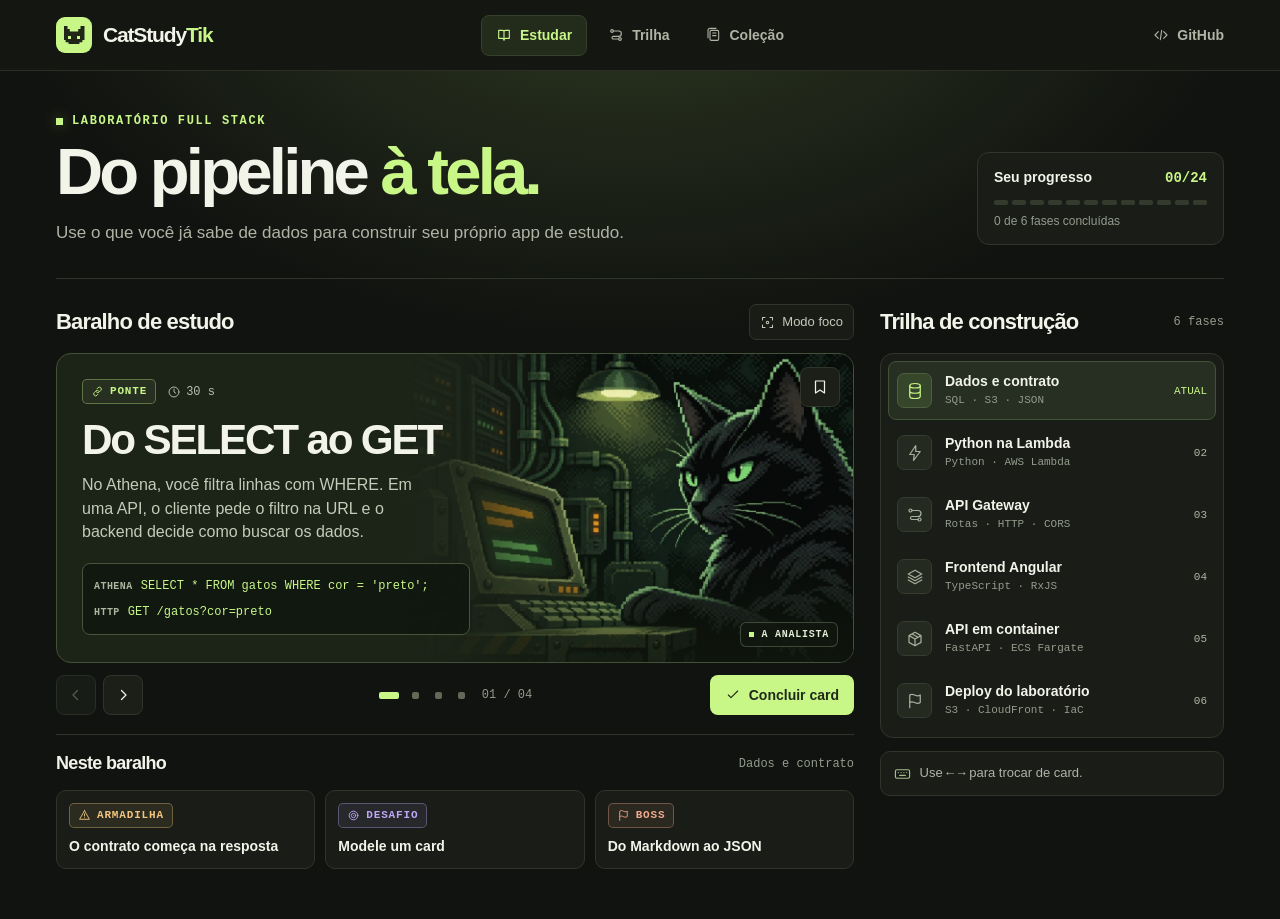
<file: mockup.html>
<!doctype html>
<html lang="pt-BR">
<head>
  <meta charset="utf-8">
  <meta name="viewport" content="width=device-width, initial-scale=1">
  <meta name="theme-color" content="#111310">
  <meta name="description" content="CatStudyTik, uma trilha prática de engenharia de dados para full stack.">
  <title>CatStudyTik · Do pipeline à tela</title>
  <style>:root {
  color-scheme: dark;
  --bg: #111310;
  --panel: #191c17;
  --surface: #1e211a;
  --line: #30352b;
  --text: #f2f3e9;
  --muted: #afb4a5;
  --subtle: #949b8b;
  --green: #c8f788;
  --mono: 'SFMono-Regular', Consolas, 'Liberation Mono', monospace;
  font: 16px/1.5 'Inter', -apple-system, BlinkMacSystemFont, 'Segoe UI', sans-serif;
  background: var(--bg);
  color: var(--text);
}
*, *::before, *::after { box-sizing: border-box; }
body { margin: 0; min-width: 320px; }
body::before {
  content: ''; position: absolute; inset: 70px 0 auto; height: 280px;
  background: radial-gradient(ellipse at 49% -55%, #303c23 0%, transparent 68%);
  pointer-events: none;
}
button, a { -webkit-tap-highlight-color: transparent; }
button { font: inherit; color: inherit; cursor: pointer; }
a { color: inherit; text-decoration: none; }
button:disabled { cursor: default; }
:focus-visible { outline: 2px solid var(--green); outline-offset: 4px; }
[hidden] { display: none !important; }
h1, h2, h3, p { margin: 0; }
svg { width: 18px; height: 18px; flex: 0 0 auto; }
.topbar { position: relative; z-index: 1; border-bottom: 1px solid #2a2e25; background: #141611; }
.top-inner, .shell { width: min(1280px, calc(100% - 112px)); margin-inline: auto; }
.top-inner { display: grid; grid-template-columns: 1fr auto 1fr; align-items: center; gap: 24px; height: 70px; }
.brand { justify-self: start; display: flex; align-items: center; gap: 11px; font-size: 21px; font-weight: 760; letter-spacing: -.055em; }
.brand strong { color: var(--green); font-weight: inherit; }
.mark { display: grid; place-items: center; width: 36px; height: 36px; background: var(--green); border-radius: 9px; }
.mark span { width: 21px; height: 18px; position: relative; background: #202718; clip-path: polygon(0 0, 19% 0, 19% 16%, 30% 16%, 30% 31%, 70% 31%, 70% 16%, 81% 16%, 81% 0, 100% 0, 100% 78%, 90% 78%, 90% 90%, 76% 90%, 76% 100%, 24% 100%, 24% 90%, 10% 90%, 10% 78%, 0 78%); }
.mark span::before, .mark span::after { content: ''; top: 55%; position: absolute; width: 3px; height: 3px; background: var(--green); }
.mark span::before { left: 23%; }
.mark span::after { right: 23%; }
.nav { display: flex; align-items: center; gap: 6px; }
.nav a { display: flex; align-items: center; gap: 8px; color: var(--muted); padding: 9px 14px; font-size: 14px; border: 1px solid transparent; border-radius: 8px; font-weight: 620; }
.nav a[aria-current] { color: var(--green); background: #232b1b; border-color: #35412a; }
.nav a:hover, .repo:hover { color: var(--text); }
.nav svg, .repo svg { width: 16px; height: 16px; }
.repo { justify-self: end; display: inline-flex; gap: 8px; align-items: center; color: var(--muted); font-size: 14px; font-weight: 640; }
.shell { position: relative; padding: 41px 0 50px; }
.intro { display: flex; justify-content: space-between; align-items: end; gap: 24px; padding-bottom: 33px; border-bottom: 1px solid var(--line); }
.eyebrow { display: flex; align-items: center; gap: 9px; color: var(--green); font: 600 12px/1.5 var(--mono); letter-spacing: .135em; text-transform: uppercase; margin-bottom: 9px; }
.eyebrow::before { content: ''; background: currentColor; width: 7px; height: 7px; display: inline-block; box-shadow: 0 0 13px #aade5770; }
h1 { font-size: clamp(2.65rem, 5.1vw, 4.65rem); line-height: 1.02; font-weight: 775; letter-spacing: -.058em; }
.intro h1 span { color: var(--green); }
.intro p { margin-top: 14px; color: var(--muted); font-size: 17px; }
.progress { width: 247px; flex: 0 0 auto; border: 1px solid var(--line); border-radius: 12px; background: #1a1d17; padding: 14px 16px; }
.progress-head { display: flex; align-items: center; justify-content: space-between; gap: 8px; font-weight: 650; font-size: 14px; }
.progress-head span:last-child { color: var(--green); font: 650 14px var(--mono); }
.meter { display: grid; grid-template-columns: repeat(12, 1fr); gap: 4px; margin-top: 12px; }
.meter i { display: block; height: 5px; border-radius: 2px; background: #353b2c; }
.meter .part { background: linear-gradient(90deg, var(--green) 50%, #353b2c 50%); }
.meter .filled { background: var(--green); }
.progress small { margin-top: 7px; display: block; color: var(--subtle); font-size: 12px; }
.workspace { display: grid; grid-template-columns: minmax(0, 1fr) minmax(297px, 344px); gap: 26px; margin-top: 24px; align-items: start; }
.section-head { display: flex; align-items: center; justify-content: space-between; gap: 12px; min-height: 38px; margin-bottom: 12px; }
.section-head h2 { font-size: 22px; line-height: 1.2; letter-spacing: -.038em; }
.section-head .kicker { color: var(--subtle); font: 500 12px var(--mono); }
.quiet { display: inline-flex; gap: 7px; align-items: center; border: 1px solid var(--line); border-radius: 7px; padding: 7px 10px; background: #191c16; color: #c4c9bb; font-size: 13px; white-space: nowrap; }
.quiet:hover, .square:hover:not(:disabled) { border-color: #687658; color: var(--text); }
.quiet svg { width: 15px; height: 15px; }
.lesson { --accent: #c8f788; isolation: isolate; display: grid; grid-template-columns: minmax(0, 1.08fr) minmax(0, 1fr); border: 1px solid #435137; border-radius: 15px; overflow: hidden; position: relative; min-height: 310px; background: #1c2418; touch-action: pan-y pinch-zoom; }
.lesson[data-kind='armadilha'], .mini[data-kind='armadilha'] { --accent: #f1c581; }
.lesson[data-kind='desafio'], .mini[data-kind='desafio'] { --accent: #bfa7f5; }
.lesson[data-kind='boss'], .mini[data-kind='boss'] { --accent: #f1a88e; }
.lesson-content { position: relative; z-index: 1; padding: 25px 0 27px 25px; min-width: 0; display: flex; flex-direction: column; align-items: flex-start; }
.lesson-meta { display: flex; align-items: center; gap: 11px; flex-wrap: wrap; }
.tag { color: var(--accent); border: 1px solid color-mix(in srgb, var(--accent) 35%, transparent); background: color-mix(in srgb, var(--accent) 10%, #151a14); display: inline-flex; gap: 6px; align-items: center; padding: 4px 8px; border-radius: 5px; font: 650 11px/1.4 var(--mono); letter-spacing: .075em; text-transform: uppercase; white-space: nowrap; }
.tag svg { width: 13px; height: 13px; }
.duration { color: #b4c0ac; font: 500 12px var(--mono); white-space: nowrap; display: inline-flex; gap: 5px; align-items: center; }
.duration svg { width: 14px; height: 14px; }
.lesson h3 { margin-top: 14px; font-size: clamp(1.95rem, 3.3vw, 3rem); line-height: 1.03; letter-spacing: -.052em; text-wrap: balance; }
.lesson p { margin: 11px 0 17px; color: #c4cbb9; font-size: 16px; line-height: 1.48; max-width: 40ch; }
.example { width: 100%; margin-top: auto; padding: 9px 11px; background: #10170fed; border: 1px solid #45543a; border-radius: 8px; }
.example-line { display: grid; grid-template-columns: auto minmax(0, 1fr); gap: 8px; align-items: baseline; padding: 4px 0; }
.example-label { color: #acb7a2; font: 600 10px/1.5 var(--mono); letter-spacing: .045em; }
.example code { color: var(--accent); font: 500 12px/1.5 var(--mono); overflow-wrap: anywhere; }
.lesson-art { position: relative; min-width: 0; margin-left: -68px; }
.lesson-art img { position: absolute; inset: 0; height: 100%; width: 100%; object-fit: cover; object-position: 68% 50%; }
.lesson-art::after { position: absolute; inset: 0; content: ''; background: linear-gradient(90deg, #1c2418 0%, #1c2418d9 13%, transparent 45%), linear-gradient(0deg, #11190ebb, transparent 37%); }
.character-label { position: absolute; display: inline-flex; gap: 7px; align-items: center; bottom: 15px; right: 15px; z-index: 1; padding: 6px 8px; background: #121810db; color: #e2ecd7; border: 1px solid #7a896e6e; border-radius: 6px; font: 600 10px var(--mono); letter-spacing: .075em; text-transform: uppercase; }
.character-label i { width: 5px; height: 5px; background: var(--green); }
.bookmark { position: absolute; top: 13px; right: 13px; z-index: 3; color: #eef2e7; background: #11170fd9; border-color: #68735a; }
.bookmark[aria-pressed='true'] { color: var(--green); }
.bookmark[aria-pressed='true'] svg { fill: #c8f78843; }
.reader-controls { display: grid; grid-template-columns: 1fr auto 1fr; align-items: center; gap: 10px; padding: 12px 0 0; }
.arrows { display: flex; gap: 7px; }
.square { display: inline-grid; place-items: center; height: 40px; width: 40px; border: 1px solid var(--line); border-radius: 8px; background: #1b1f18; }
.square:disabled { color: #69715f; opacity: .78; }
.pager { display: flex; align-items: center; gap: 7px; }
.pager button { border: none; padding: 0; width: 16px; height: 32px; display: grid; place-items: center; background: transparent; }
.pager button::before { content: ''; width: 7px; height: 7px; background: #626a57; border-radius: 2px; }
.pager button[aria-current] { width: 23px; }
.pager button[aria-current]::before { width: 20px; background: var(--green); }
.pager button.is-done::before { background: #a4c77e; }
.count { color: var(--subtle); font: 500 12px var(--mono); margin-left: 5px; white-space: nowrap; }
.primary { justify-self: end; display: inline-flex; justify-content: center; align-items: center; gap: 8px; background: var(--green); border: 1px solid transparent; border-radius: 8px; color: #202818; font-size: 14px; line-height: 1.2; font-weight: 750; padding: 10px 14px; min-height: 40px; white-space: nowrap; }
.primary:hover { background: #defcae; }
.primary:disabled { opacity: .68; }
.primary svg { width: 16px; height: 16px; }
.phase-list { background: var(--panel); border: 1px solid var(--line); border-radius: 13px; padding: 7px; display: grid; gap: 3px; }
.phase { display: grid; grid-template-columns: 38px minmax(0, 1fr) auto; align-items: center; gap: 10px; width: 100%; min-height: 59px; padding: 8px; background: transparent; border: 1px solid transparent; border-radius: 8px; text-align: left; }
.phase:hover { background: #24291e; }
.phase[aria-current] { background: #262f21; border-color: #425437; }
.phase-icon { display: grid; place-items: center; width: 35px; height: 35px; background: #252a21; border: 1px solid #363c30; border-radius: 7px; color: #a6ae9d; }
.phase[aria-current] .phase-icon { background: #35462a; border-color: #4c603f; color: var(--green); }
.phase-title { display: block; font-size: 14px; line-height: 1.3; font-weight: 715; }
.phase-stack { display: block; margin-top: 3px; color: var(--subtle); font: 500 11px/1.4 var(--mono); }
.phase-state { font: 500 11px var(--mono); color: #acb4a2; }
.phase[aria-current] .phase-state, .phase .phase-state.done { color: var(--green); }
.aside-note { border: 1px solid var(--line); border-radius: 10px; background: #191c17; margin-top: 13px; padding: 11px 13px; display: flex; gap: 9px; align-items: center; color: var(--muted); font-size: 13px; }
.aside-note svg { color: #a4bd8c; width: 17px; vertical-align: middle; margin-right: 5px; }
.touch-hint { display: none; }
.deck { margin-top: 19px; border-top: 1px solid var(--line); padding-top: 15px; }
.deck .section-head { min-height: 28px; }
.deck .section-head h2 { font-size: 18px; }
.mini-grid { display: grid; grid-template-columns: repeat(3, minmax(0, 1fr)); gap: 10px; }
.mini { background: var(--panel); border: 1px solid var(--line); border-radius: 10px; text-align: left; color: var(--text); padding: 12px; display: grid; gap: 9px; align-content: start; }
.mini:hover { border-color: #73856a; background: #23281e; }
.mini .tag { justify-self: start; }
.mini strong { font-size: 14px; line-height: 1.3; }
.mini small { font-size: 12px; color: var(--muted); }
.page-grid { display: grid; gap: 14px; grid-template-columns: repeat(3, minmax(0, 1fr)); margin-top: 23px; }
.phase-tile { padding: 18px; display: grid; gap: 11px; align-content: start; background: var(--panel); border: 1px solid var(--line); border-radius: 12px; }
.tile-head { display: flex; align-items: center; gap: 9px; justify-content: space-between; }
.tile-head .phase-state { color: var(--green); }
.phase-tile h2, .cat-tile h3 { font-size: 21px; letter-spacing: -.035em; }
.phase-tile p, .cat-tile p { color: var(--muted); }
.phase-tile .quiet { justify-self: start; }
.outcome { border-top: 1px solid var(--line); padding-top: 11px; font-size: 14px; }
.outcome strong { color: var(--green); display: block; margin-bottom: 3px; }
.collection { margin-top: 22px; }
.cat-grid { display: grid; grid-template-columns: repeat(5, minmax(0, 1fr)); gap: 12px; }
.cat-tile { border: 1px solid var(--line); border-radius: 11px; background: var(--panel); overflow: hidden; }
.cat-tile img { display: block; width: 100%; aspect-ratio: 1.25; object-fit: cover; object-position: center 42%; }
.cat-tile.locked img { filter: grayscale(1) brightness(.52); }
.cat-tile div { padding: 11px; }
.cat-tile small { color: var(--green); font: 500 11px var(--mono); }
.cat-tile p { margin-top: 4px; font-size: 14px; }
.saved { margin-top: 24px; }
.empty { padding: 18px; background: var(--panel); border: 1px solid var(--line); border-radius: 9px; color: var(--muted); }
.focus .intro, .focus .right, .focus .deck { display: none; }
.focus .workspace { display: block; margin: 12px auto; max-width: 875px; }
.focus .lesson { min-height: 370px; }
.visually-hidden { position: absolute; width: 1px; height: 1px; padding: 0; margin: -1px; overflow: hidden; clip: rect(0, 0, 0, 0); white-space: nowrap; border: 0; }

@media (pointer: coarse) {
  .key-hint { display: none; }
  .touch-hint { display: inline; }
}

@media (max-width: 1120px) {
  .top-inner, .shell { width: calc(100% - 56px); }
  .workspace { gap: 17px; grid-template-columns: minmax(0, 1fr) minmax(264px, 285px); }
  .lesson { grid-template-columns: minmax(0, 1.25fr) minmax(0, 1fr); }
  .lesson-content { padding-left: 18px; }
}
@media (max-width: 850px) {
  .top-inner, .shell { width: calc(100% - 40px); }
  .workspace { grid-template-columns: 1fr; }
  .right { margin-top: 5px; }
  .lesson { min-height: 290px; }
  .lesson-content { padding-left: 22px; }
  .page-grid, .cat-grid { grid-template-columns: repeat(2, minmax(0, 1fr)); }
}
@media (max-width: 540px) {
  .top-inner, .shell { width: calc(100% - 32px); }
  .top-inner { grid-template-columns: 1fr auto; height: auto; column-gap: 6px; row-gap: 10px; padding: 12px 0 8px; }
  .brand { font-size: 19px; }
  .mark { width: 30px; height: 30px; border-radius: 7px; }
  .mark span { transform: scale(.84); }
  .nav { grid-row: 2; grid-column: 1 / -1; gap: 5px; }
  .nav a { padding: 7px 10px; }
  .repo { grid-row: 1; grid-column: 2; }
  .shell { padding-top: 19px; }
  .intro { display: block; padding-bottom: 14px; }
  .intro h1 { font-size: clamp(2.1rem, 10.7vw, 2.65rem); }
  .intro p { font-size: 16px; margin-top: 10px; }
  .progress { margin-top: 15px; width: 100%; padding: 9px 11px; }
  .meter { margin-top: 8px; }
  .progress small { display: none; }
  .workspace { margin-top: 13px; }
  .section-head { margin-bottom: 9px; }
  .section-head h2 { font-size: 20px; }
  .lesson, .focus .lesson { grid-template-columns: 1fr; min-height: 0; }
  .lesson-content { grid-row: 2; padding: 15px; }
  .lesson-art { grid-row: 1; margin-left: 0; height: 123px; }
  .lesson-art img { object-position: 58% 41%; }
  .lesson-art::after { background: linear-gradient(0deg, #1c2418 0%, transparent 42%); }
  .character-label { bottom: 9px; right: 10px; }
  .lesson h3 { margin-top: 9px; }
  .lesson p { margin: 8px 0 13px; }
  .reader-controls { gap: 4px; padding-top: 9px; }
  .arrows { gap: 4px; }
  .arrows .square { width: 34px; }
  .pager { gap: 1px; }
  .count { display: none; }
  .primary { padding-inline: 8px; font-size: 13px; gap: 5px; }
  .mini-grid { grid-template-columns: 1fr; gap: 7px; }
  .mini { grid-template-columns: auto minmax(0, 1fr); align-items: center; }
  .saved .mini { grid-template-columns: 1fr; }
  .page-grid { grid-template-columns: 1fr; }
}
</style>
</head>
<body>
  <header class="topbar">
    <div class="top-inner">
      <a class="brand" href="#estudar" aria-label="CatStudyTik, estudar">
        <span class="mark" aria-hidden="true"><span></span></span>
        <span>CatStudy<strong>Tik</strong></span>
      </a>
      <nav class="nav" aria-label="Navegação principal">
        <a href="#estudar" data-page="estudar">Estudar</a>
        <a href="#trilha" data-page="trilha">Trilha</a>
        <a href="#colecao" data-page="colecao">Coleção</a>
      </nav>
      <a class="repo" href="https://github.com/richarddiogo/catstudytik" target="_blank" rel="noreferrer">GitHub</a>
    </div>
  </header>
  <main id="app" class="shell"></main>
  <div id="notice" class="visually-hidden" aria-live="polite" role="status"></div>
  <script type="application/json" id="content">{"phases": [{"id": "dados", "title": "Dados e contrato", "stack": "SQL · S3 · JSON", "icon": "database", "cat": "analista", "summary": "Transforme a origem dos cards em um contrato que Python e Angular possam usar.", "outcome": "Versione os cards, gere o JSON e valide o contrato.", "cards": [{"id": "dados-0", "tipo": "ponte", "titulo": "Do SELECT ao GET", "texto": "No Athena, você filtra linhas com WHERE. Em uma API, o cliente pede o filtro na URL e o backend decide como buscar os dados.", "exemplos": [{"rotulo": "ATHENA", "conteudo": "SELECT * FROM gatos WHERE cor = 'preto';"}, {"rotulo": "HTTP", "conteudo": "GET /gatos?cor=preto"}]}, {"id": "dados-1", "tipo": "armadilha", "titulo": "O contrato começa na resposta", "texto": "No Athena você controla a consulta. No frontend, você depende dos campos e tipos que a API promete. Se id virar número sem que o cliente saiba, o card pode deixar de abrir.", "exemplos": [{"rotulo": "CONTRATO", "conteudo": "{\"id\": \"dados-0\", \"tipo\": \"ponte\", \"titulo\": \"Do SELECT ao GET\"}"}, {"rotulo": "LIMITE", "conteudo": "Trate mudanças incompatíveis como uma nova versão do contrato."}]}, {"id": "dados-2", "tipo": "desafio", "titulo": "Modele um card", "texto": "Copie este baralho e mude o tipo de dados-0 para surpresa. Gere o JSON usando sua cópia como origem. Leia o erro, corrija o tipo e gere novamente.", "exemplos": [{"rotulo": "COMANDO", "conteudo": "python3 baralho.py gerar --origem sua-copia.md --saida teste.json"}, {"rotulo": "CHECAGEM", "conteudo": "O erro indica cards[0].tipo. Após a correção, valide teste.json."}]}, {"id": "dados-3", "tipo": "boss", "titulo": "Do Markdown ao JSON", "texto": "Abra um PR com uma alteração no primeiro baralho, o JSON regenerado e a saída da validação. Mostre que mudar o título preserva o id e que repetir um id ou deixar o texto de um card vazio é rejeitado.", "exemplos": [{"rotulo": "ENTREGA", "conteudo": "Markdown alterado, quatro cards em JSON e evidência da validação."}, {"rotulo": "ACEITE", "conteudo": "O JSON é reproduzível, os ids continuam estáveis e entradas inválidas falham."}]}]}, {"id": "lambda", "title": "Python na Lambda", "stack": "Python · AWS Lambda", "icon": "bolt", "cat": "dorminhoco", "summary": "Use Python para servir os cards e compare uma invocação HTTP com um evento do S3.", "outcome": "Entregue uma função testada para listar e consultar cards.", "cards": [{"id": "lambda-0", "tipo": "ponte", "titulo": "Do evento do S3 à requisição HTTP", "texto": "Você já leu registros de um evento do S3. Com API Gateway, o handler Python continua recebendo um evento, agora com informação sobre a requisição do navegador.", "exemplos": [{"rotulo": "S3", "conteudo": "O evento informa qual objeto mudou."}, {"rotulo": "HTTP", "conteudo": "A integração informa método, caminho e parâmetros."}]}, {"id": "lambda-1", "tipo": "armadilha", "titulo": "Trabalho que sobrevive à invocação", "texto": "O Dorminhoco pode reaproveitar o ambiente entre chamadas, mas o próximo evento pode cair em outro ambiente. Progresso de estudo precisa de armazenamento durável.", "exemplos": [{"rotulo": "TEMPORÁRIO", "conteudo": "Cache em memória pode desaparecer."}, {"rotulo": "DURÁVEL", "conteudo": "Persista progresso por usuária e id do card."}]}, {"id": "lambda-2", "tipo": "desafio", "titulo": "Faça o handler listar cards", "texto": "Use uma coleção local de cards no primeiro handler. Leia o filtro tipo, serialize a lista e compare com a resposta quando nenhum card combina.", "exemplos": [{"rotulo": "ENTRADA", "conteudo": "GET /cards?tipo=ponte"}, {"rotulo": "SAÍDA", "conteudo": "200 e uma lista JSON, vazia quando não houver resultados."}]}, {"id": "lambda-3", "tipo": "boss", "titulo": "Uma API testável em Python", "texto": "Abra um PR com o handler, a leitura do baralho e testes locais para lista, detalhe e id ausente. Separe a lógica de negócio da adaptação do evento HTTP.", "exemplos": [{"rotulo": "ENTREGA", "conteudo": "GET /cards e GET /cards/{id}"}, {"rotulo": "ACEITE", "conteudo": "Lista válida, detalhe conhecido e 404 para id inexistente."}]}]}, {"id": "gateway", "title": "API Gateway", "stack": "Rotas · HTTP · CORS", "icon": "route", "cat": "porteiro", "summary": "Exponha a função via HTTP e teste o acesso a partir da origem do frontend.", "outcome": "Entregue rotas acessíveis, exemplos de resposta e configuração de CORS.", "cards": [{"id": "gateway-0", "tipo": "ponte", "titulo": "Do trigger do Glue à rota HTTP", "texto": "No Glue Workflow, um evento inicia uma etapa. No Gateway, a combinação de método e caminho seleciona a integração que atende a requisição.", "exemplos": [{"rotulo": "TRIGGER", "conteudo": "Evento do workflow inicia o job."}, {"rotulo": "ROTA", "conteudo": "GET /cards seleciona a integração de leitura."}]}, {"id": "gateway-1", "tipo": "armadilha", "titulo": "No curl passa. No browser falha.", "texto": "O navegador aplica CORS quando o Angular chama uma API em outra origem. Um teste com curl confirma a rota, mas sozinho não verifica essa regra do navegador.", "exemplos": [{"rotulo": "ORIGEM", "conteudo": "Combine a rota com a origem efetiva do frontend."}, {"rotulo": "CHECAGEM", "conteudo": "Faça a chamada a partir da página e inspecione a aba Rede."}]}, {"id": "gateway-2", "tipo": "desafio", "titulo": "Atravesse a portaria", "texto": "Configure a rota GET /cards na API e invoque pela URL de teste. Confirme status, Content-Type e se o corpo tem os campos do contrato.", "exemplos": [{"rotulo": "ENTRADA", "conteudo": "GET /cards"}, {"rotulo": "ACEITE", "conteudo": "200, application/json e ids estáveis."}]}, {"id": "gateway-3", "tipo": "boss", "titulo": "Publique as rotas do baralho", "texto": "Abra um PR com a configuração do Gateway, exemplos de chamada e CORS para a origem de desenvolvimento. Documente qual limite de requisições você adotou para o laboratório.", "exemplos": [{"rotulo": "CASOS", "conteudo": "Lista, detalhe, id ausente e acesso pelo navegador."}, {"rotulo": "ACEITE", "conteudo": "Outra pessoa consegue repetir os testes usando o README."}]}]}, {"id": "angular", "title": "Frontend Angular", "stack": "TypeScript · RxJS", "icon": "layers", "cat": "desconfiado", "summary": "Construa o feed que lê a API com componentes, formulários e estados de carregamento.", "outcome": "Navegue pelo baralho e registre progresso pelo frontend.", "cards": [{"id": "angular-0", "tipo": "ponte", "titulo": "Do Glue Catalog ao TypeScript", "texto": "Use o contrato dos cards como fonte para a interface TypeScript. Ela ajuda o Angular a trabalhar com campos conhecidos, assim como o catálogo descreve os dados que você espera ler.", "exemplos": [{"rotulo": "CONTRATO", "conteudo": "Card tem id, tipo, titulo e texto."}, {"rotulo": "FRONTEND", "conteudo": "Um componente recebe um Card e desenha seu conteúdo."}]}, {"id": "angular-1", "tipo": "armadilha", "titulo": "O tipo não valida o JSON recebido", "texto": "Interfaces TypeScript ajudam durante a compilação. Se a API devolver um objeto diferente do combinado, a aplicação ainda precisa lidar com a resposta real.", "exemplos": [{"rotulo": "COMPILAÇÃO", "conteudo": "HttpClient.get\u003cCard[]>() informa o tipo esperado."}, {"rotulo": "EXECUÇÃO", "conteudo": "Valide o formato quando a fronteira exigir essa garantia."}]}, {"id": "angular-2", "tipo": "desafio", "titulo": "Dispare a leitura do baralho", "texto": "O HttpClient retorna um Observable e a requisição ocorre quando alguém assina. Lembre da execução preguiçosa do Spark para ligar a ideia, e use o async pipe para renderizar o resultado.", "exemplos": [{"rotulo": "SERVIÇO", "conteudo": "baralho$ = this.http.get\u003cCard[]>('/cards');"}, {"rotulo": "CHECAGEM", "conteudo": "A tela mostra estado de carregamento e a lista recebida."}]}, {"id": "angular-3", "tipo": "boss", "titulo": "Construa o feed de estudo", "texto": "Abra um PR com um componente de card, o serviço HTTP e o controle de avanço. Valide um formulário simples para anotar uma dúvida sobre o card.", "exemplos": [{"rotulo": "ENTREGA", "conteudo": "Feed, estados de erro e vazio, e formulário validado."}, {"rotulo": "ACEITE", "conteudo": "Uma pessoa consegue estudar e concluir o primeiro baralho."}]}]}, {"id": "ecs", "title": "API em container", "stack": "FastAPI · ECS Fargate", "icon": "box", "cat": "vigia", "summary": "Rode o mesmo contrato HTTP com FastAPI em um serviço ECS e compare com Lambda.", "outcome": "Execute o container e rode as mesmas verificações de contrato nos dois ambientes.", "cards": [{"id": "ecs-0", "tipo": "ponte", "titulo": "Da task que termina ao serviço que fica", "texto": "Um Glue job costuma executar trabalho finito. No ECS, uma task também pode executar e encerrar. Um ECS service é a configuração que mantém tasks disponíveis para atender chamadas.", "exemplos": [{"rotulo": "EXECUÇÃO PONTUAL", "conteudo": "ECS task para uma carga que termina."}, {"rotulo": "API DISPONÍVEL", "conteudo": "ECS service mantém a quantidade desejada de tasks."}]}, {"id": "ecs-1", "tipo": "armadilha", "titulo": "Mesma rota, outro perfil de operação", "texto": "Lambda invoca seu handler quando chega uma requisição. Um serviço no ECS mantém processos ativos e precisa de verificações de saúde e configuração de escala.", "exemplos": [{"rotulo": "LAMBDA", "conteudo": "Observe latência e inicialização sob demanda."}, {"rotulo": "ECS", "conteudo": "Observe saúde do processo e capacidade provisionada."}]}, {"id": "ecs-2", "tipo": "desafio", "titulo": "Suba a API no container", "texto": "Exponha a lógica de leitura dos cards em FastAPI e construa uma imagem. Rode localmente e compare o JSON da rota de lista com o JSON do handler Lambda.", "exemplos": [{"rotulo": "ROTA", "conteudo": "GET /cards"}, {"rotulo": "CHECAGEM", "conteudo": "Mesmo status e mesmo contrato para a mesma entrada."}]}, {"id": "ecs-3", "tipo": "boss", "titulo": "Compare Lambda e ECS Fargate", "texto": "Abra um PR com a imagem, a definição de task e as verificações de contrato. Registre o que observou sobre latência, escala e operação em cada alternativa.", "exemplos": [{"rotulo": "ACEITE", "conteudo": "As duas implementações passam pelo mesmo teste de contrato."}, {"rotulo": "DECISÃO", "conteudo": "Escreva em que cenário escolheria cada opção."}]}]}, {"id": "deploy", "title": "Deploy do laboratório", "stack": "S3 · CloudFront · IaC", "icon": "flag", "cat": "analista", "summary": "Coloque o Angular no ar e codifique a infraestrutura para reproduzir o ambiente.", "outcome": "Entregue a URL funcionando, a infraestrutura e um roteiro de verificação.", "cards": [{"id": "deploy-0", "tipo": "ponte", "titulo": "Do artefato de dados ao build web", "texto": "Você já publica saídas em S3. O build do Angular também gera artefatos, que serão servidos para o navegador via CloudFront a partir da origem S3.", "exemplos": [{"rotulo": "BUILD", "conteudo": "O Angular gera HTML, JavaScript e CSS."}, {"rotulo": "ENTREGA", "conteudo": "CloudFront serve esses arquivos ao navegador."}]}, {"id": "deploy-1", "tipo": "armadilha", "titulo": "Abrir a rota direto precisa funcionar", "texto": "Ao recarregar uma rota interna, o navegador pede aquele caminho ao host. Configure a distribuição para servir a entrada do Angular para rotas da SPA e preservar a resposta de arquivos reais ausentes.", "exemplos": [{"rotulo": "TESTE 1", "conteudo": "Recarregue /trilha direto na barra de endereços."}, {"rotulo": "TESTE 2", "conteudo": "Peça um arquivo JS inexistente e verifique o erro."}]}, {"id": "deploy-2", "tipo": "desafio", "titulo": "Faça um teste de ponta a ponta", "texto": "Abra a URL web, leia um card servido pela API e conclua a leitura. Recarregue a página e verifique o que aconteceu com o progresso.", "exemplos": [{"rotulo": "FLUXO", "conteudo": "Abrir → carregar → concluir → recarregar."}, {"rotulo": "ACEITE", "conteudo": "O progresso continua visível após a recarga."}]}, {"id": "deploy-3", "tipo": "boss", "titulo": "Entregue o laboratório", "texto": "Abra o PR final com a infraestrutura como código, o roteiro de publicação e a demonstração do baralho. Registre a opção de backend escolhida e a razão.", "exemplos": [{"rotulo": "ENTREGA", "conteudo": "URL web, definição da infraestrutura e instruções de verificação."}, {"rotulo": "ACEITE", "conteudo": "Uma segunda pessoa consegue verificar o fluxo completo."}]}]}], "assets": {"analista": "[data-uri]", "desconfiado": "[data-uri]", "dorminhoco": "[data-uri]", "porteiro": "[data-uri]", "terminal": "[data-uri]", "vigia": "[data-uri]"}}</script>
  <script>const { phases, assets } = JSON.parse(document.querySelector('#content').textContent);
const app = document.querySelector('#app');
const notice = document.querySelector('#notice');
const storageKey = 'catstudytik-mockup-v1';
const pages = ['estudar', 'trilha', 'colecao'];
const icons = {
  book: '<path d="M4 5h6a2 2 0 0 1 2 2v13a3 3 0 0 0-3-3H4zM20 5h-6a2 2 0 0 0-2 2v13a3 3 0 0 1 3-3h5z"/>',
  route: '<circle cx="6" cy="6" r="2"/><circle cx="18" cy="18" r="2"/><path d="M8 6h8a4 4 0 0 1 0 8H8a2 2 0 0 0 0 4h8"/>',
  album: '<rect x="6" y="5" width="13" height="15" rx="2"/><path d="M3 16V5a3 3 0 0 1 3-3h9M10 9h5m-5 4h5"/>',
  code: '<path d="m8 7-5 5 5 5m8-10 5 5-5 5m-3-12-2 14"/>',
  database: '<ellipse cx="12" cy="5" rx="7" ry="3"/><path d="M5 5v7c0 1.7 3.1 3 7 3s7-1.3 7-3V5M5 12v7c0 1.7 3.1 3 7 3s7-1.3 7-3v-7"/>',
  bolt: '<path d="m13 2-8 12h6l-1 8 9-12h-6z"/>',
  layers: '<path d="m12 3 9 5-9 5-9-5 9-5zm-9 9 9 5 9-5M3 16l9 5 9-5"/>',
  box: '<path d="M12 3 4 7.5v9l8 4.5 8-4.5v-9zM4 7.5l8 4.5 8-4.5M12 12v9M8 5.3l8 4.4"/>',
  flag: '<path d="M5 21V4c5-4 8 4 14 0v10c-6 4-9-4-14 0"/>',
  focus: '<path d="M8 4H4v4m12-4h4v4M4 16v4h4m12-4v4h-4"/><circle cx="12" cy="12" r="2"/>',
  clock: '<circle cx="12" cy="12" r="8.5"/><path d="M12 7v5l3 2"/>',
  link: '<path d="M10 13a3.5 3.5 0 0 0 5 0l3-3a3.5 3.5 0 0 0-5-5l-2 2m3 4a3.5 3.5 0 0 0-5 0l-3 3a3.5 3.5 0 0 0 5 5l2-2"/>',
  alert: '<path d="m12 3 9 16H3L12 3zm0 6v4m0 3h.01"/>',
  target: '<circle cx="12" cy="12" r="8"/><circle cx="12" cy="12" r="4"/><path d="M12 12h.01"/>',
  bookmark: '<path d="M6 4h12v16l-6-4-6 4z"/>',
  left: '<path d="m14 6-6 6 6 6"/>',
  right: '<path d="m10 6 6 6-6 6"/>',
  check: '<path d="m5 12 4 4L19 6"/>',
  keyboard: '<rect x="2" y="6" width="20" height="12" rx="2"/><path d="M6 10h.01M10 10h.01M14 10h.01M18 10h.01M8 14h8"/>',
  swipe: '<path d="M2 7h15m-3-3 3 3-3 3m8 7H7m3-3-3 3 3 3"/>',
};

const cats = {
  analista: { name: 'A Analista', skill: 'Dados e contrato', phrase: 'Inspeciona o schema antes de confiar no payload.', asset: 'analista', art: 'terminal' },
  dorminhoco: { name: 'O Dorminhoco', skill: 'AWS Lambda', phrase: 'Acorda por chamada. Às vezes leva um pouco.', asset: 'dorminhoco' },
  porteiro: { name: 'O Porteiro', skill: 'API Gateway', phrase: 'Quer saber o método e a rota antes de abrir.', asset: 'porteiro' },
  desconfiado: { name: 'O Desconfiado', skill: 'Angular e RxJS', phrase: 'No HTTP do Angular, espera alguém assinar.', asset: 'desconfiado' },
  vigia: { name: 'O Vigia', skill: 'ECS Fargate', phrase: 'Mantém o processo de pé e cobra ração pelo turno.', asset: 'vigia' },
};

const kinds = {
  ponte: { label: 'Ponte', icon: 'link', duration: '30 s' },
  armadilha: { label: 'Armadilha', icon: 'alert', duration: '30 s' },
  desafio: { label: 'Desafio', icon: 'target', duration: '2–5 min' },
  boss: { label: 'Boss', icon: 'flag', duration: 'Entrega em PR' },
};

const cardId = (phase, index) => phase.cards[index].id;
const total = phases.reduce((sum, phase) => sum + phase.cards.length, 0);
const validCards = new Set(phases.flatMap(phase => phase.cards.map((_, index) => cardId(phase, index))));
const readHistory = () => {
  try {
    return JSON.parse(localStorage.getItem(storageKey)) || {};
  } catch {
    return {};
  }
};
const history = readHistory();
const validSet = value => new Set(Array.isArray(value) ? value.filter(id => validCards.has(id)) : []);
const done = validSet(history.done);
const saved = validSet(history.saved);
let phaseIndex = Math.max(0, phases.findIndex(phase => phase.id === history.phase));
let cardIndex = Number.isInteger(history.card) && history.card >= 0 && history.card < phases[phaseIndex].cards.length ? history.card : 0;
let focusMode = false;
let swipeStart;

function store() {
  try {
    localStorage.setItem(storageKey, JSON.stringify({ phase: phases[phaseIndex].id, card: cardIndex, done: [...done], saved: [...saved] }));
  } catch {
    // The current session remains usable if the browser disables storage.
  }
}

const escape = value => String(value).replace(/[&<>"']/g, character => ({ '&': '&amp;', '<': '&lt;', '>': '&gt;', '"': '&quot;', "'": '&#39;' })[character]);
const svg = name => `<svg viewBox="0 0 24 24" fill="none" stroke="currentColor" stroke-width="1.65" stroke-linecap="round" stroke-linejoin="round" aria-hidden="true">${icons[name]}</svg>`;
const number = value => String(value).padStart(2, '0');
const countPhase = phase => phase.cards.filter((_, index) => done.has(cardId(phase, index))).length;
const pageName = () => pages.includes(location.hash.slice(1)) ? location.hash.slice(1) : 'estudar';

function progress() {
  const phaseCount = phases.filter(phase => countPhase(phase) === phase.cards.length).length;
  const segments = 12;
  const ratio = done.size / total * segments;
  return `<div class="progress" aria-label="Seu progresso, ${done.size} de ${total} cards concluídos">
    <div class="progress-head"><span>Seu progresso</span><span data-progress>${number(done.size)}/${total}</span></div>
    <div class="meter" aria-hidden="true">${Array.from({ length: segments }, (_, index) => `<i class="${index + 1 <= ratio ? 'filled' : index < ratio ? 'part' : ''}"></i>`).join('')}</div>
    <small>${phaseCount} de ${phases.length} fases concluídas</small>
  </div>`;
}

function intro(label, title, description) {
  return `<div class="intro"><div><div class="eyebrow">${label}</div><h1>${title}</h1><p>${description}</p></div>${progress()}</div>`;
}

function tag(card) {
  return `<span class="tag">${svg(kinds[card.tipo].icon)} ${kinds[card.tipo].label}</span>`;
}

function renderCard(phase, card, index) {
  const cat = cats[phase.cat];
  const bookmarked = saved.has(cardId(phase, index));
  return `<article class="lesson" data-kind="${card.tipo}" aria-labelledby="card-title">
    <div class="lesson-content">
      <div class="lesson-meta">${tag(card)}<span class="duration">${svg('clock')} ${kinds[card.tipo].duration}</span></div>
      <h3 id="card-title" tabindex="-1">${escape(card.titulo)}</h3>
      <p>${escape(card.texto)}</p>
      <div class="example">${card.exemplos.map(({ rotulo, conteudo }) => `<div class="example-line"><span class="example-label">${escape(rotulo)}</span><code>${escape(conteudo)}</code></div>`).join('')}</div>
    </div>
    <div class="lesson-art">
      <img src="${assets[cat.art || cat.asset]}" alt="">
      <span class="character-label"><i></i>${cat.name}</span>
    </div>
    <button class="square bookmark" type="button" data-action="bookmark" aria-pressed="${bookmarked}" aria-label="Salvar card">${svg('bookmark')}</button>
  </article>`;
}

function readerControls(phase) {
  const currentDone = done.has(cardId(phase, cardIndex));
  const finished = currentDone && done.size === total;
  const marks = phase.cards.map((card, index) => `<button type="button" data-card="${index}" class="${done.has(cardId(phase, index)) ? 'is-done' : ''}" ${cardIndex === index ? 'aria-current="true"' : ''} aria-label="Card ${index + 1}, ${escape(card.titulo)}"></button>`).join('');
  return `<div class="reader-controls">
    <div class="arrows" aria-label="Navegar pelos cards">
      <button class="square" type="button" data-action="prev" aria-label="Card anterior" ${cardIndex === 0 ? 'disabled' : ''}>${svg('left')}</button>
      <button class="square" type="button" data-action="next" aria-label="Próximo card" ${cardIndex + 1 === phase.cards.length ? 'disabled' : ''}>${svg('right')}</button>
    </div>
    <div class="pager">${marks}<span class="count">${number(cardIndex + 1)} / ${number(phase.cards.length)}</span></div>
    <button class="primary" type="button" data-action="complete" ${finished ? 'disabled' : ''}>${svg('check')} ${finished ? 'Trilha concluída' : currentDone ? 'Continuar' : 'Concluir card'}</button>
  </div>`;
}

function phaseList() {
  return phases.map((phase, index) => {
    const current = index === phaseIndex;
    const completed = countPhase(phase) === phase.cards.length;
    return `<button class="phase" type="button" data-phase="${index}" ${current ? 'aria-current="true"' : ''}>
      <span class="phase-icon">${svg(phase.icon)}</span>
      <span><span class="phase-title">${phase.title}</span><span class="phase-stack">${phase.stack}</span></span>
      <span class="phase-state ${completed ? 'done' : ''}">${completed ? '<span class="visually-hidden">Concluída</span>' + svg('check') : current ? 'ATUAL' : number(index + 1)}</span>
    </button>`;
  }).join('');
}

function deckTile(card, index, phase, nested = false) {
  const selector = nested ? `data-open="${phases.indexOf(phase)}:${index}"` : `data-card="${index}"`;
  return `<button class="mini" type="button" ${selector} data-kind="${card.tipo}">${tag(card)}<strong>${escape(card.titulo)}</strong>${nested ? `<small>${phase.title}</small>` : ''}</button>`;
}

function study() {
  const phase = phases[phaseIndex];
  const card = phase.cards[cardIndex];
  const deck = phase.cards.map((item, index) => index === cardIndex ? '' : deckTile(item, index, phase)).join('');
  return `${intro('Laboratório full stack', 'Do pipeline <span>à tela.</span>', 'Use o que você já sabe de dados para construir seu próprio app de estudo.')}
    <div class="workspace">
      <section aria-labelledby="deck-heading">
        <div class="section-head"><h2 id="deck-heading">Baralho de estudo</h2><button class="quiet" type="button" data-action="focus" aria-pressed="${focusMode}">${svg('focus')} ${focusMode ? 'Sair do foco' : 'Modo foco'}</button></div>
        ${renderCard(phase, card, cardIndex)}${readerControls(phase)}
        <section class="deck" aria-labelledby="remaining-heading">
          <div class="section-head"><h2 id="remaining-heading">Neste baralho</h2><span class="kicker">${phase.title}</span></div>
          <div class="mini-grid">${deck}</div>
        </section>
      </section>
      <aside class="right" aria-labelledby="phases-heading">
        <div class="section-head"><h2 id="phases-heading">Trilha de construção</h2><span class="kicker">${phases.length} fases</span></div>
        <div class="phase-list">${phaseList()}</div>
        <div class="aside-note"><span class="key-hint">${svg('keyboard')} Use <kbd>←</kbd> <kbd>→</kbd> para trocar de card.</span><span class="touch-hint">${svg('swipe')} Deslize para os lados para trocar de card.</span></div>
      </aside>
    </div>`;
}

function journey() {
  const tiles = phases.map((phase, index) => `<article class="phase-tile">
    <div class="tile-head"><span class="phase-icon">${svg(phase.icon)}</span><span class="phase-state">${countPhase(phase)}/${phase.cards.length} cards</span></div>
    <h2>${phase.title}</h2><span class="phase-stack">${phase.stack}</span><p>${phase.summary}</p>
    <p class="outcome"><strong>Entrega em PR</strong>${phase.outcome}</p>
    <button type="button" class="quiet" data-phase="${index}">${svg('book')} Abrir baralho</button>
  </article>`).join('');
  return `${intro('Plano de estudo', 'Trilha de <span>construção.</span>', 'Seis fases para colocar o próprio CatStudyTik no ar.')}<div class="page-grid">${tiles}</div>`;
}

function collection() {
  const mentors = Object.values(cats).map((cat, index) => {
    const unlocked = index === 0 || countPhase(phases[index - 1]) === phases[index - 1].cards.length;
    return `<article class="cat-tile ${unlocked ? '' : 'locked'}"><img src="${assets[cat.asset]}" alt=""><div>
      <small>${unlocked ? cat.skill : `Libera após a fase ${index}`}</small><h3>${cat.name}</h3><p>${cat.phrase}</p></div></article>`;
  }).join('');
  const bookmarks = phases.flatMap(phase => phase.cards.map((card, index) => saved.has(cardId(phase, index)) ? deckTile(card, index, phase, true) : '')).join('');
  return `${intro('Coleção', 'Gatos do <span>laboratório.</span>', 'Conclua fases para recrutar os mentores e guarde os cards que quiser rever.')}
    <section class="collection" aria-label="Mentores"><div class="cat-grid">${mentors}</div></section>
    <section class="saved" aria-labelledby="saved-heading"><div class="section-head"><h2 id="saved-heading">Cards salvos</h2><span class="kicker">${saved.size} card${saved.size === 1 ? '' : 's'}</span></div>
      ${bookmarks ? `<div class="mini-grid">${bookmarks}</div>` : '<p class="empty">Salve um card pelo ícone de marcador para encontrar aqui.</p>'}</section>`;
}

function render(focusSelector) {
  const currentPage = pageName();
  for (const link of document.querySelectorAll('.nav a')) {
    if (link.dataset.page === currentPage) link.setAttribute('aria-current', 'page');
    else link.removeAttribute('aria-current');
  }
  app.classList.toggle('focus', currentPage === 'estudar' && focusMode);
  app.innerHTML = { estudar: study, trilha: journey, colecao: collection }[currentPage]();
  if (focusSelector) {
    const target = app.querySelector(focusSelector);
    (target && !target.disabled ? target : app.querySelector('#card-title'))?.focus({ preventScroll: true });
  }
}

function selectCard(index, selector) {
  if (index < 0 || index >= phases[phaseIndex].cards.length) return;
  cardIndex = index;
  store();
  render(selector);
}

function openPhase(index, selectedCard) {
  phaseIndex = index;
  const phase = phases[index];
  const unfinished = phase.cards.findIndex((_, position) => !done.has(cardId(phase, position)));
  cardIndex = selectedCard ?? Math.max(0, unfinished);
  store();
  if (pageName() !== 'estudar') location.hash = 'estudar';
  else render('#card-title');
  document.querySelector('.topbar').scrollIntoView({ block: 'start' });
}

function completeCard() {
  const phase = phases[phaseIndex];
  const id = cardId(phase, cardIndex);
  if (!done.has(id)) {
    done.add(id);
    notice.textContent = countPhase(phase) === phase.cards.length ? `Fase concluída. ${phase.title}.` : `Card concluído. ${done.size} de ${total}.`;
  }
  if (cardIndex + 1 < phase.cards.length) {
    cardIndex += 1;
  } else if (done.size < total) {
    const order = [...phases.slice(phaseIndex), ...phases.slice(0, phaseIndex)];
    const next = order.find(item => countPhase(item) < item.cards.length);
    phaseIndex = phases.indexOf(next);
    cardIndex = next.cards.findIndex((_, position) => !done.has(cardId(next, position)));
  }
  store();
  render('#card-title');
}

app.addEventListener('click', event => {
  const button = event.target.closest('button');
  if (!button) return;
  const { action, card, phase, open } = button.dataset;
  if (phase !== undefined) openPhase(Number(phase));
  if (open) openPhase(...open.split(':').map(Number));
  if (card !== undefined) selectCard(Number(card), '#card-title');
  if (action === 'prev') selectCard(cardIndex - 1, '[data-action="prev"]');
  if (action === 'next') selectCard(cardIndex + 1, '[data-action="next"]');
  if (action === 'complete') completeCard();
  if (action === 'focus') {
    focusMode = !focusMode;
    render('[data-action="focus"]');
    document.querySelector('.topbar').scrollIntoView({ block: 'start' });
  }
  if (action === 'bookmark') {
    const id = cardId(phases[phaseIndex], cardIndex);
    if (saved.has(id)) saved.delete(id);
    else saved.add(id);
    notice.textContent = saved.has(id) ? 'Card salvo na coleção.' : 'Card removido dos salvos.';
    store();
    render('[data-action="bookmark"]');
  }
});

app.addEventListener('pointerdown', event => {
  if (event.pointerType !== 'touch' || !event.isPrimary || !event.target.closest('.lesson') || event.target.closest('button')) return;
  swipeStart = { id: event.pointerId, x: event.clientX, y: event.clientY };
});

app.addEventListener('pointercancel', () => {
  swipeStart = undefined;
});

app.addEventListener('pointerup', event => {
  if (!swipeStart || event.pointerId !== swipeStart.id) return;
  const horizontal = event.clientX - swipeStart.x;
  const vertical = event.clientY - swipeStart.y;
  swipeStart = undefined;
  if (Math.abs(horizontal) > 48 && Math.abs(horizontal) > Math.abs(vertical) * 1.4) {
    selectCard(cardIndex + (horizontal < 0 ? 1 : -1), '#card-title');
  }
});

document.addEventListener('keydown', event => {
  if (pageName() !== 'estudar' || event.altKey || event.ctrlKey || event.metaKey || event.shiftKey) return;
  if (event.key === 'Escape' && focusMode) {
    focusMode = false;
    render('[data-action="focus"]');
  }
  if (event.key === 'ArrowRight' || event.key === 'ArrowLeft') {
    event.preventDefault();
    selectCard(cardIndex + (event.key === 'ArrowRight' ? 1 : -1), '#card-title');
  }
});

window.addEventListener('hashchange', () => {
  render(pageName() === 'estudar' ? '#card-title' : undefined);
  window.scrollTo(0, 0);
});

for (const [page, icon] of Object.entries({ estudar: 'book', trilha: 'route', colecao: 'album' })) {
  document.querySelector(`[data-page="${page}"]`).insertAdjacentHTML('afterbegin', svg(icon));
}
document.querySelector('.repo').insertAdjacentHTML('afterbegin', svg('code'));
render();
</script>
</body>
</html>
</file>
